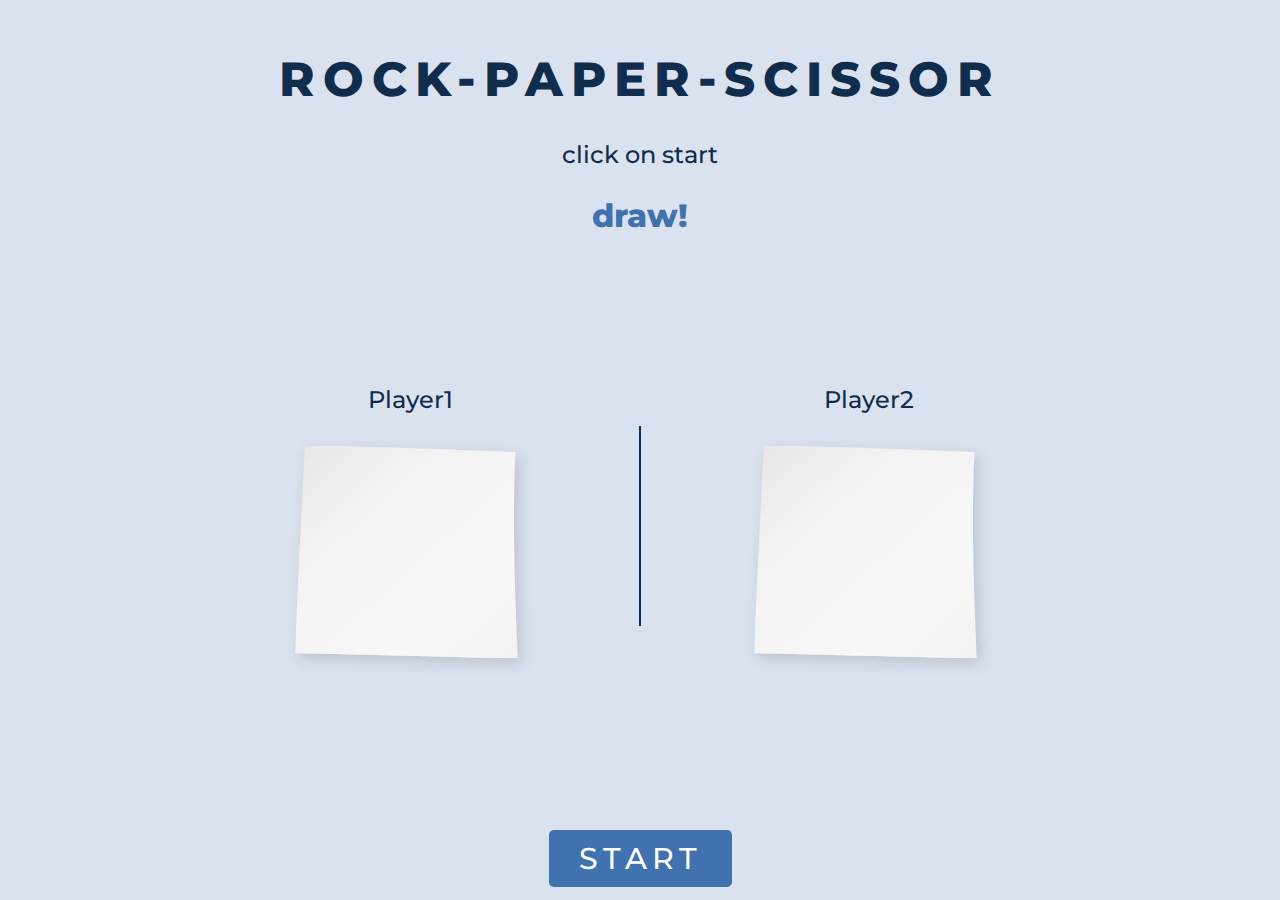
<file: index.html>
<!DOCTYPE html>
<html lang="en" dir="ltr">

<head>
  <meta charset="utf-8">
  <title>rock-paper-scissor</title>
  <link rel="stylesheet" href="style.css">
  <link href="https://fonts.googleapis.com/css2?family=Montserrat:wght@400;500;600;700;800&display=swap" rel="stylesheet">

<body>
  <div class="conatiner">
    <h1>ROCK-PAPER-SCISSOR</h1>
    <p>click on start</p>
    <h2>Ready</h2>
    <div class="player">
      <p>Player1</p>
      <img src="images/image2.png" alt="scissor">
    </div>

    <div class="line"></div>

    <div class="player">
      <p>Player2</p>
      <img src="images/image2.png" alt="scissor">
    </div>


  </div>
  <div class="button">
    <form method="POST">
    <button class="btn" name="data" type="button" onClick="window.location.reload();">START</button>
    </form>
  </div>

  <script src="index.js" charset="utf-8"></script>
</body>

</html>
</file>
<file: style.css>
body {
  background-color: #dbe2ef;
}

.conatiner {
  width: 70%;
  margin: auto;
  text-align: center;
}

h1 {
  font-family: 'Montserrat';
  letter-spacing: 8px;
  font-weight: 800;
  font-size: 3rem;
  color: #112D4E;
  margin-top: 50px;
}

h2 {
  font-family: 'Montserrat';
  font-weight: 800;
  font-size: 2rem;
  color: #3f72af;
  cursor: help;
}

P {
  font-family: 'Montserrat';
  font-size: 1.5rem;
  font-weight: 500;
  color: #112D4E;
}

.line {
  display: inline-block;
  text-align: center;
  margin: 50px;
  height: 200px;
  width: 2px;
  background-color: #112D4E;
}

@media (max-width:980px) {
  .line {
    height: 0;
    width: 0;
    margin: 0;
  }
  h1{
    margin-top: 150px;
  }
  .player {
    width: 70%;
    margin: 50px;
    margin-top: 100px;
  }
}

.player {
  display: inline-block;
  text-align: center;
  margin: 50px;
  margin-top: 100px;
}

.button {
  text-align: center;
  margin-top: 100px;
}

.btn {
  border-radius: 5px;
  font-family: 'Montserrat';
  color: #ffffff;
  font-size: 30px;
  letter-spacing: 5px;
  font-weight: 500;
  background: #3f72af;
  padding: 10px 30px 10px 30px;
  text-decoration: none;
  border-width: 0;
}

.btn:hover {
  background: #112d4e;
  text-decoration: none;
}
</file>
